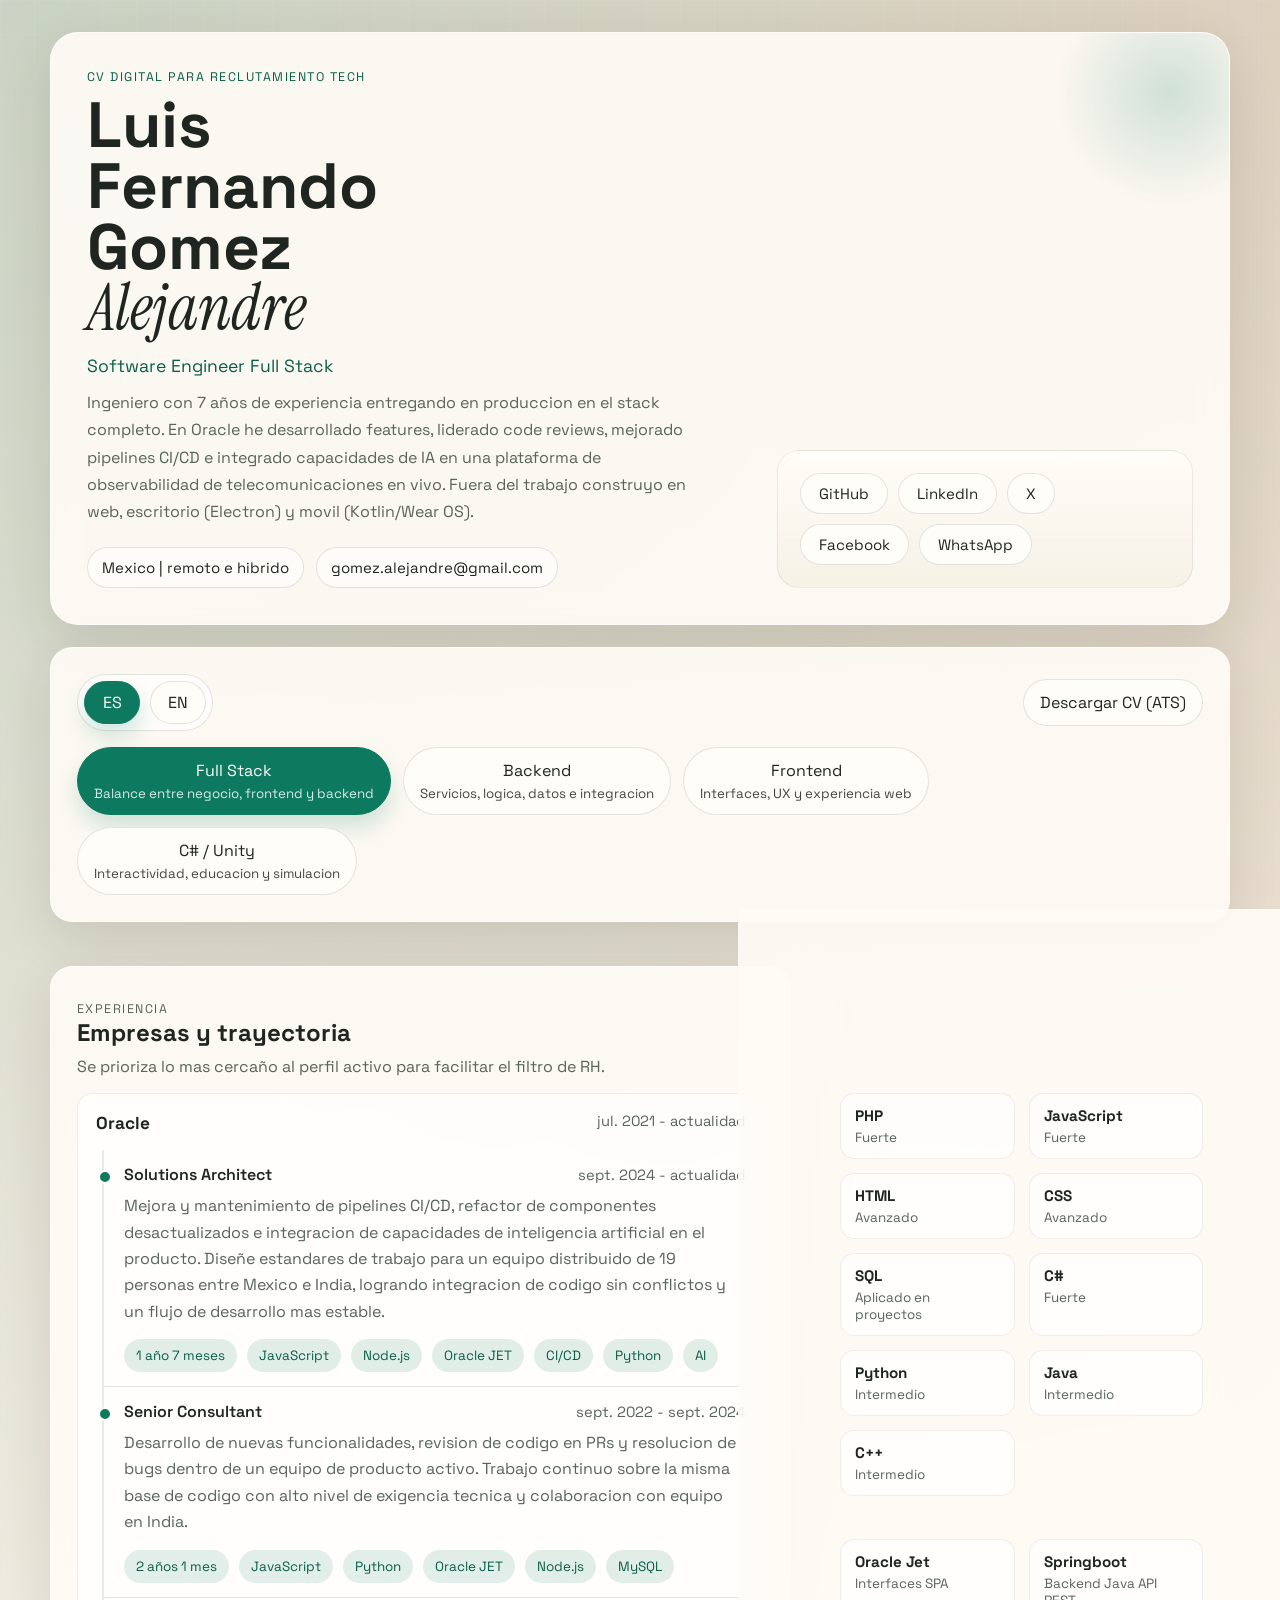
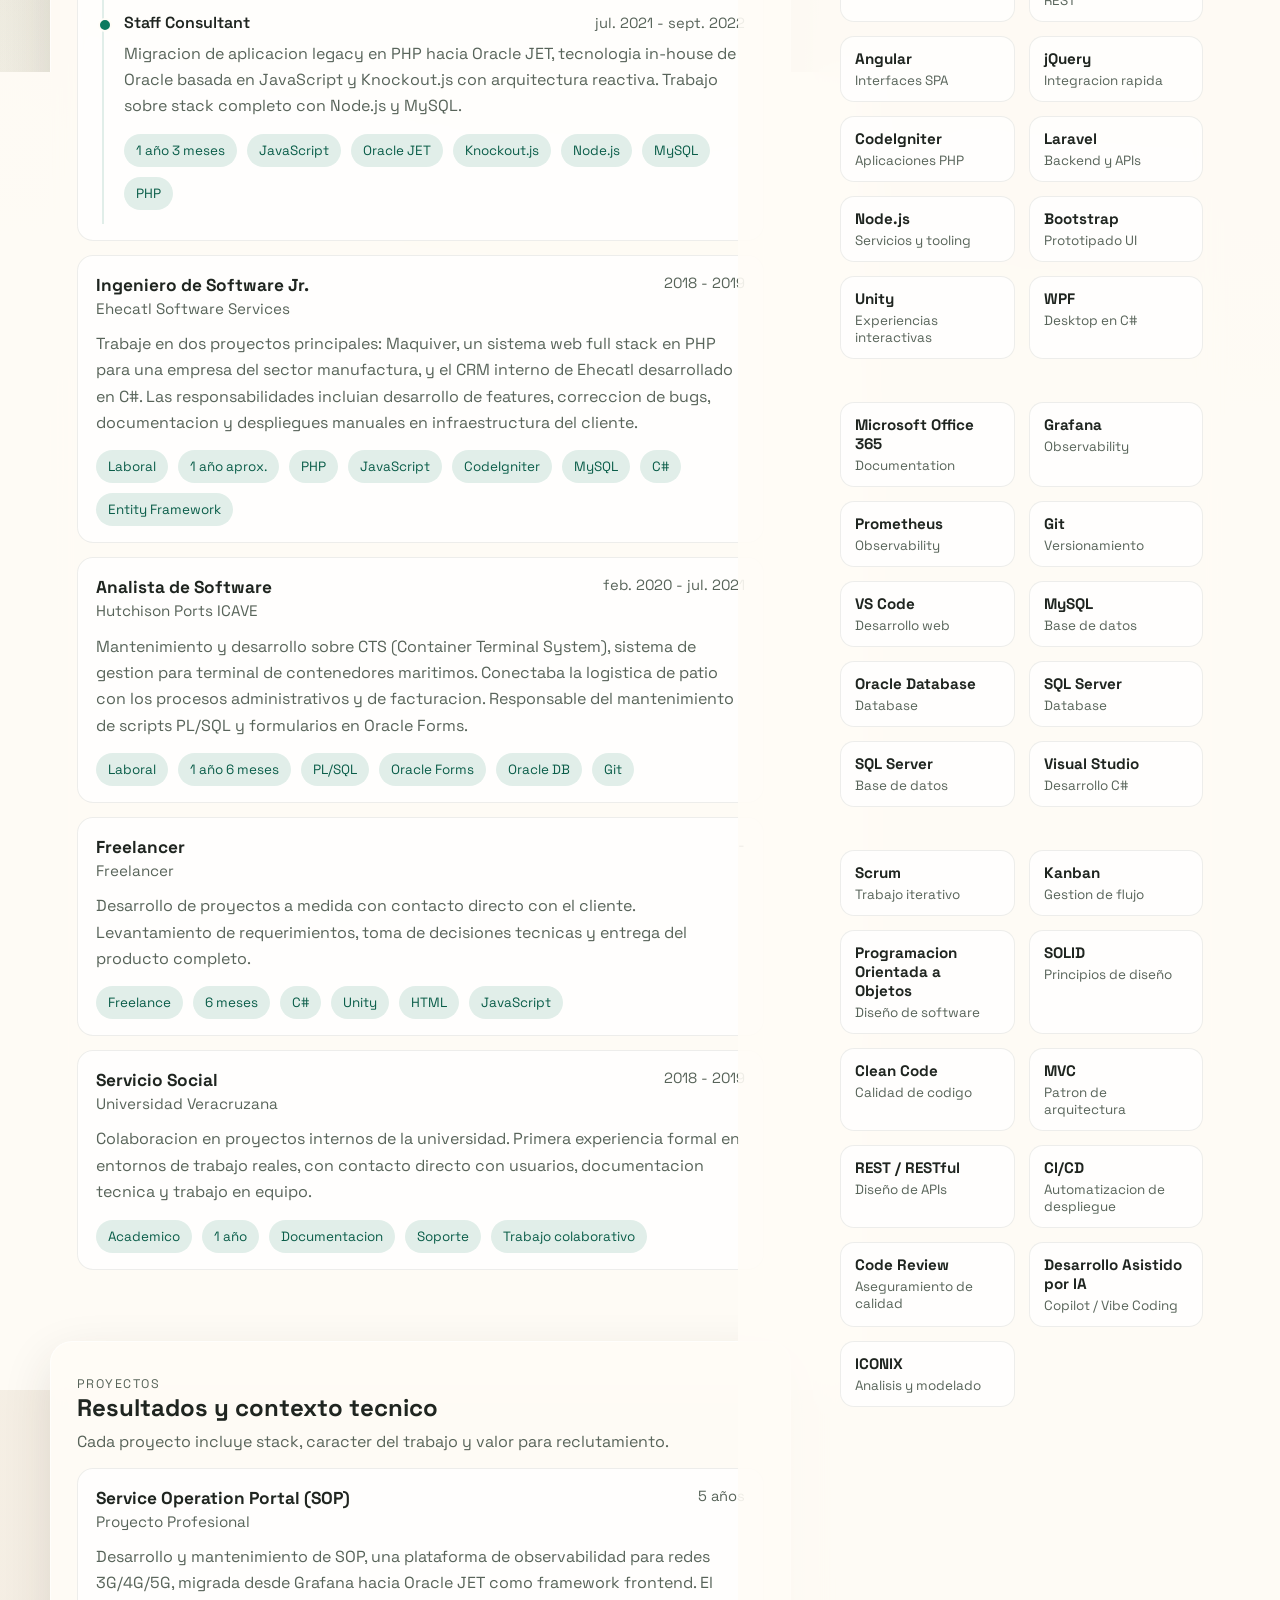
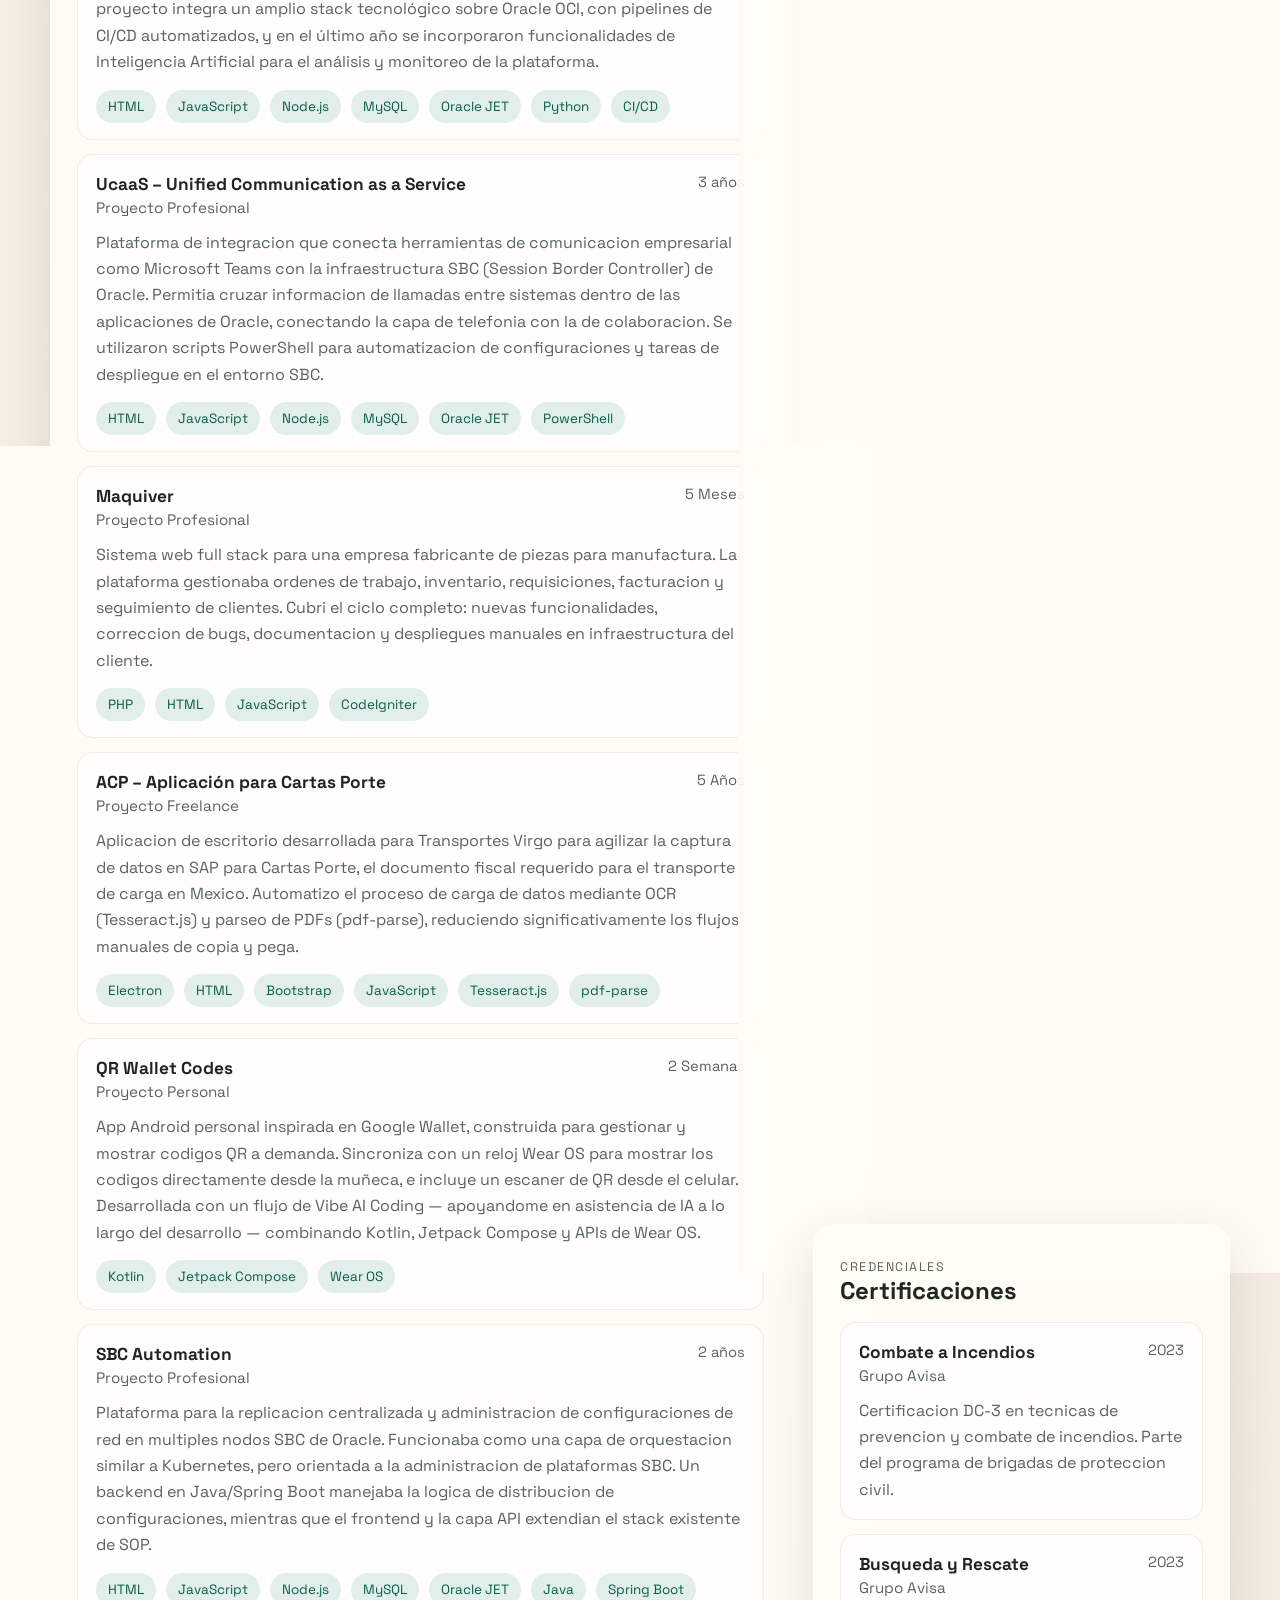
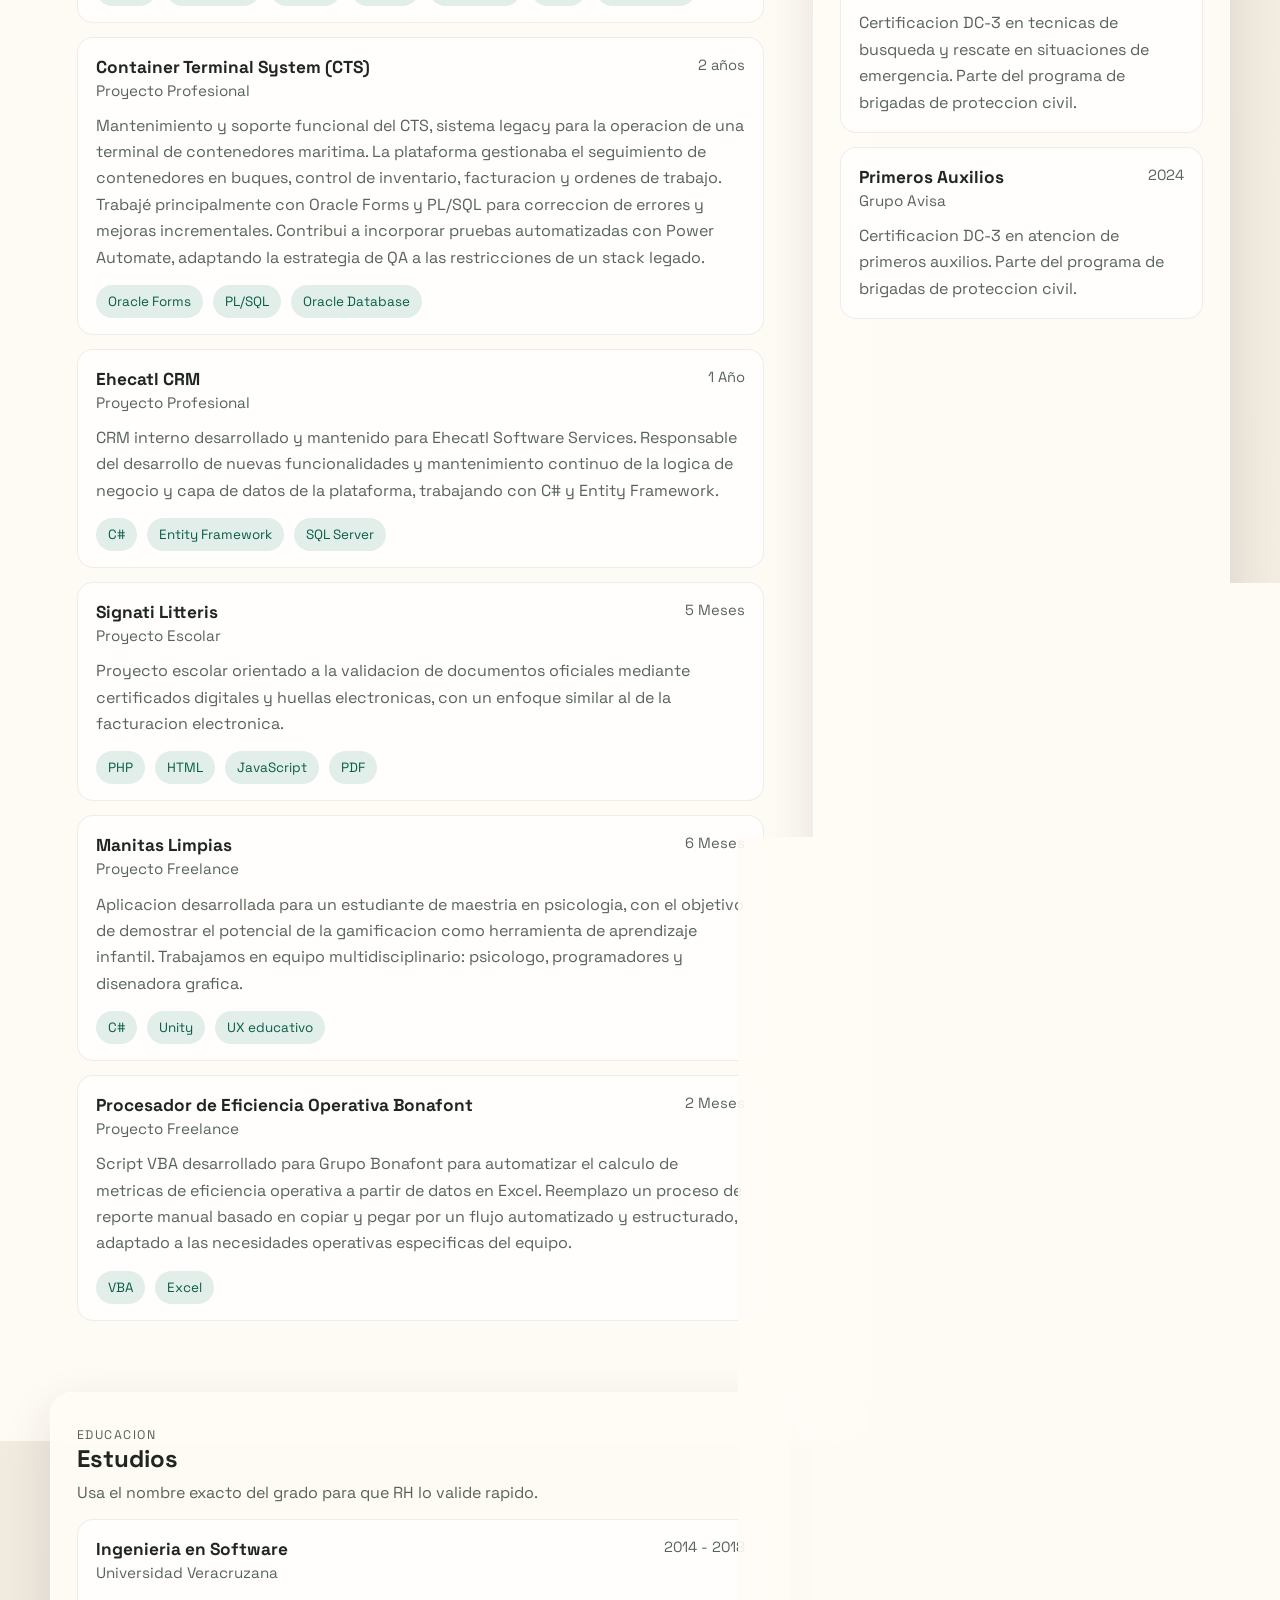
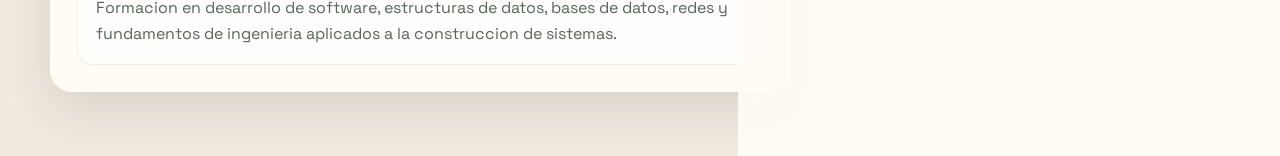
<file: index.html>
<!DOCTYPE html>
<html lang="es">
  <head>
    <meta charset="UTF-8">
    <meta name="viewport" content="width=device-width, initial-scale=1.0">
    <title>CV Digital | Luis Fernando Gomez Alejandre</title>
    <meta
      name="description"
      content="CV digital adaptable por perfil para roles tech. Experiencia, proyectos, estudios, certificaciones y stack cargados desde JSON en una web estatica."
    >
    <link rel="preconnect" href="https://fonts.googleapis.com">
    <link rel="preconnect" href="https://fonts.gstatic.com" crossorigin>
    <link
      href="https://fonts.googleapis.com/css2?family=Space+Grotesk:wght@400;500;700&family=Instrument+Serif:ital@0;1&display=swap"
      rel="stylesheet"
    >
    <link rel="stylesheet" href="app.css">
    <script defer src="app.js?v1"></script>
  </head>
  <body>
    <div class="page-shell">
      <main class="page">
        <section class="hero" id="hero"></section>
        <section class="panel" id="social-panel" hidden></section>
        <section class="panel" id="debug-panel" hidden>
          <div class="panel-header">
            <div>
              <p class="eyebrow">CV adaptable</p>
              <h2>Enfoca tu perfil segun la vacante</h2>
              <p class="panel-copy">
                El contenido se prioriza por experiencia relevante y el enlace se puede compartir con el perfil activo.
              </p>
            </div>
            <button class="ghost-button" id="share-profile-link" type="button">
              Copiar link del perfil
            </button>
          </div>
        </section>
        <section class="panel" id="profile-panel">
          <div class="toolbar-row">
            <div class="language-switcher" id="language-switcher"></div>
            <button class="ghost-button" id="ats-link" type="button">Descargar CV (ATS)</button>
          </div>
          <div class="profile-switcher" id="profile-switcher"></div>
        </section>

        <section class="grid">
          <div class="main-column">
            <section class="panel" id="experience-section" hidden></section>
            <section class="panel" id="projects-section" hidden></section>
            <section class="panel" id="education-section" hidden></section>
          </div>

          <aside class="side-column">
            <section class="panel" id="skills-section" hidden></section>
            <section class="panel" id="certifications-section" hidden></section>
            <section class="panel" id="courses-section" hidden></section>
          </aside>
        </section>
      </main>
    </div>
  </body>
</html>
</file>
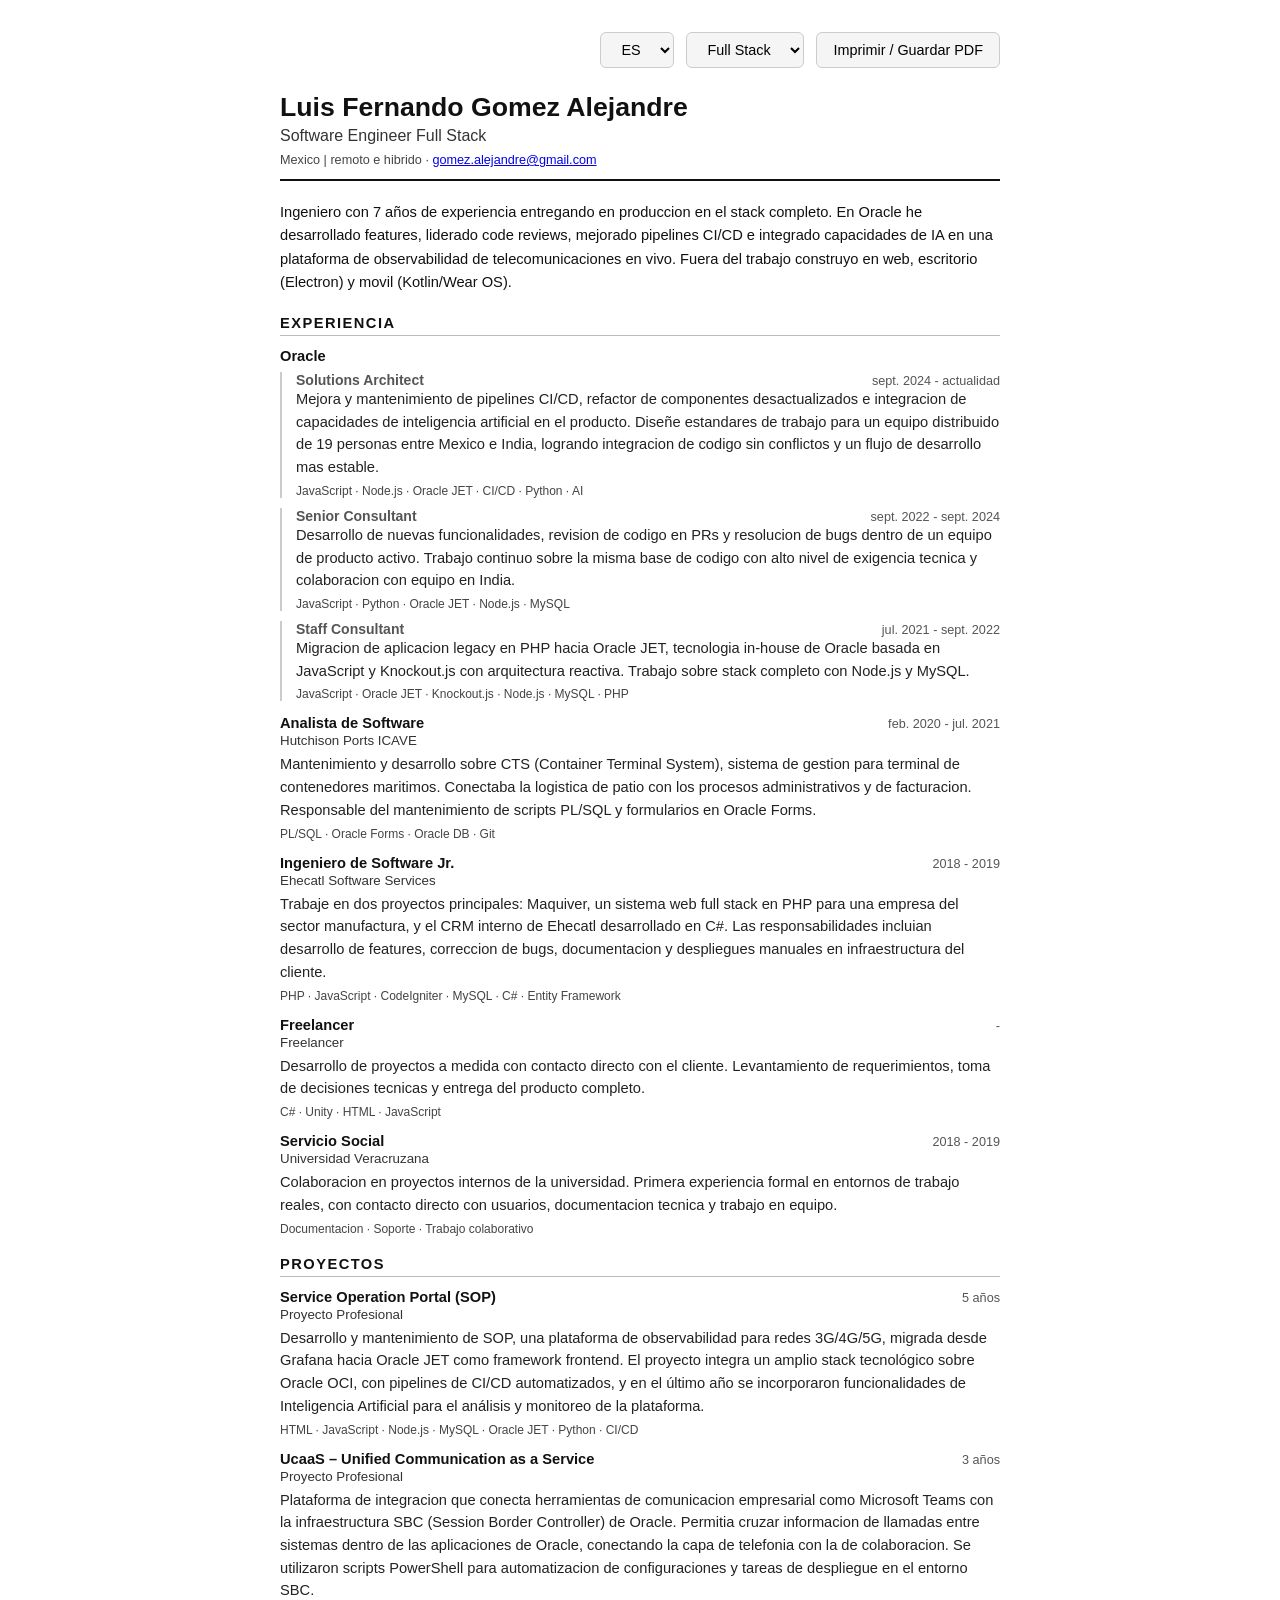
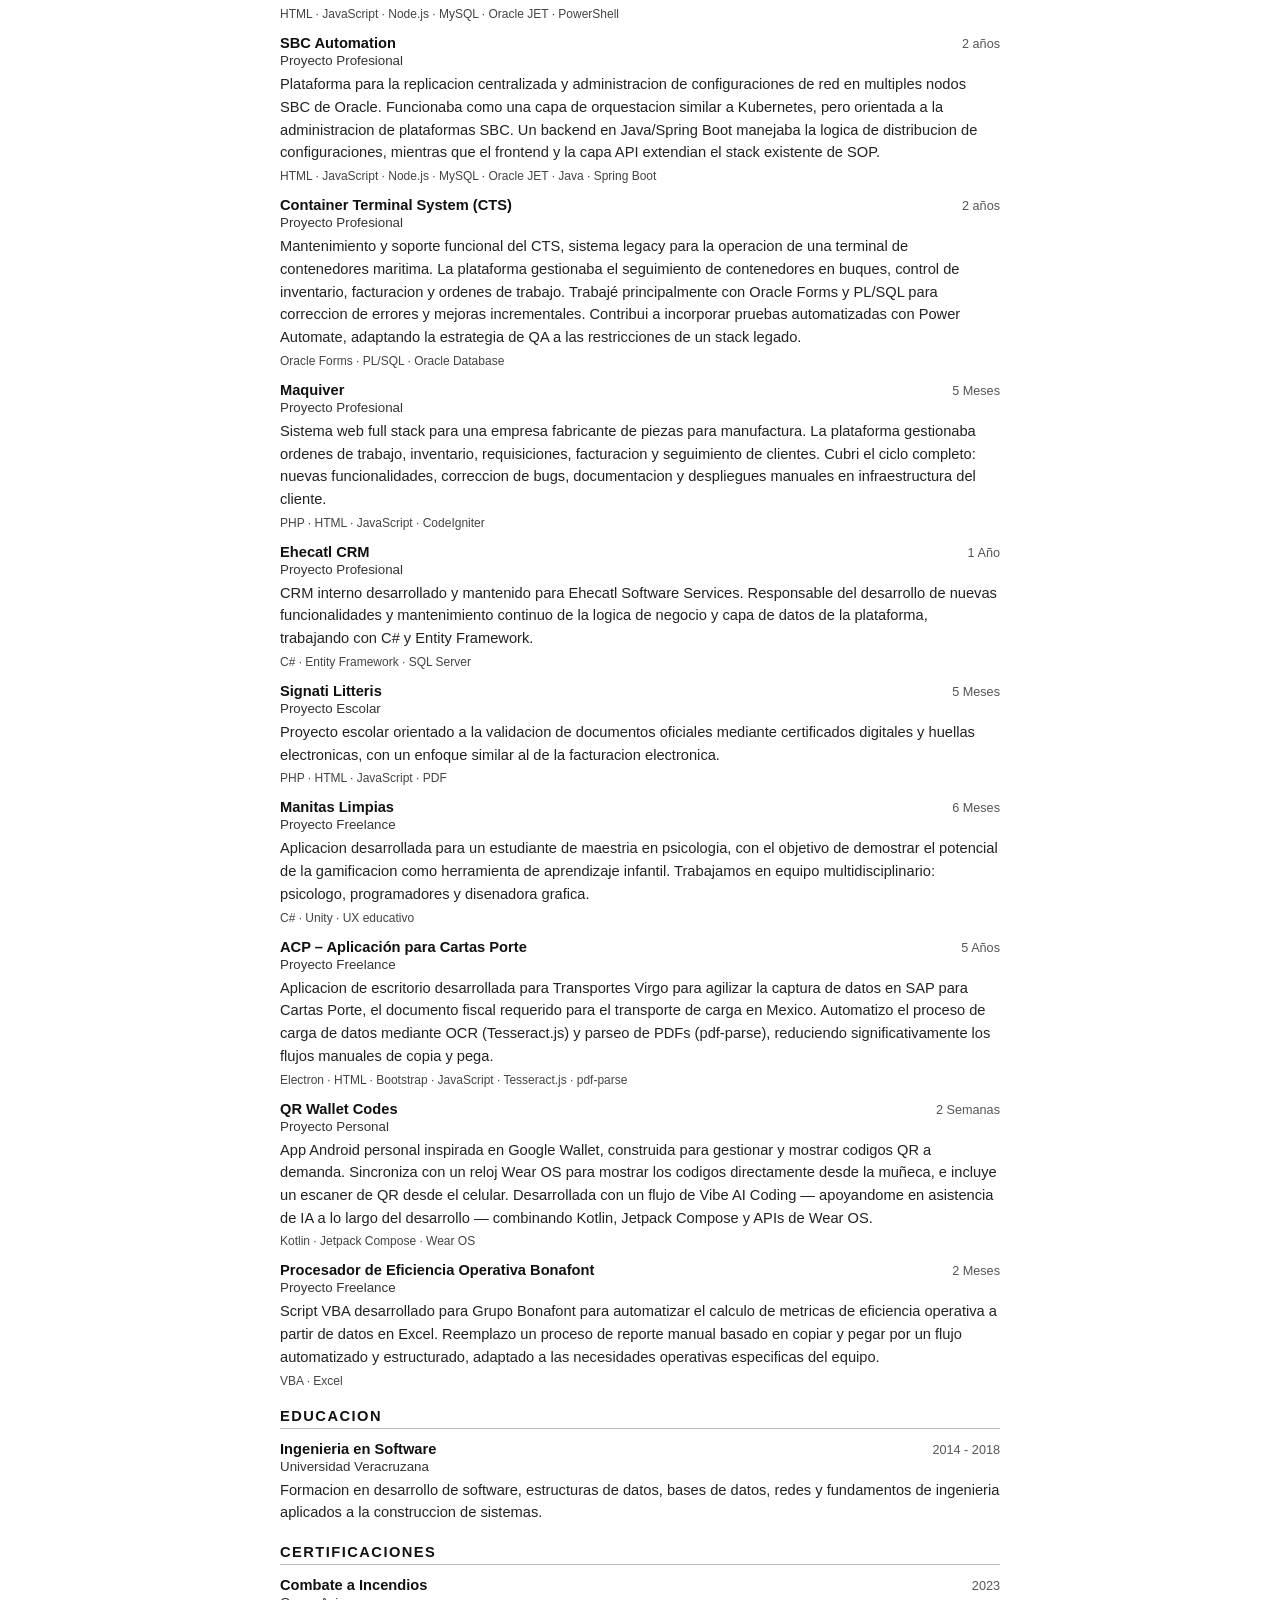
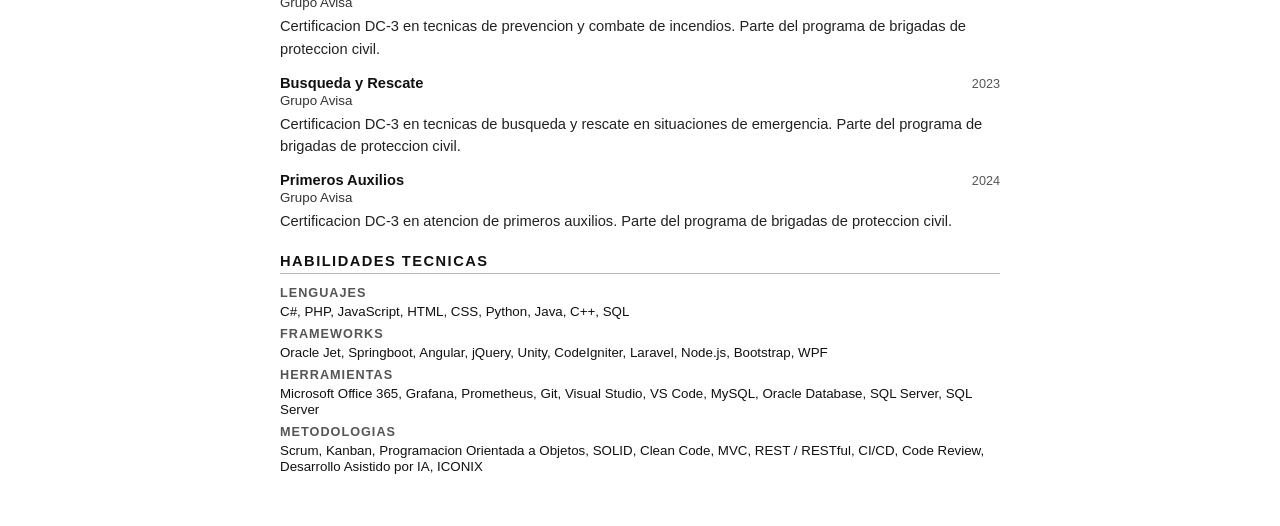
<file: ats.html>
<!DOCTYPE html>
<html lang="es">
  <head>
    <meta charset="UTF-8">
    <meta name="viewport" content="width=device-width, initial-scale=1.0">
    <title>CV | Luis Fernando Gomez Alejandre</title>
    <style>
      * { box-sizing: border-box; margin: 0; padding: 0; }

      body {
        font-family: Arial, Helvetica, sans-serif;
        font-size: 11pt;
        color: #111;
        background: #fff;
        padding: 32px 40px;
        max-width: 800px;
        margin: 0 auto;
      }

      /* ---- toolbar (se oculta al imprimir) ---- */
      .toolbar {
        display: flex;
        gap: 12px;
        justify-content: flex-end;
        margin-bottom: 24px;
      }

      .toolbar button, .toolbar select {
        font-family: inherit;
        font-size: 0.9rem;
        padding: 8px 16px;
        border: 1px solid #ccc;
        border-radius: 6px;
        background: #f5f5f5;
        cursor: pointer;
      }

      .toolbar button:hover { background: #e8e8e8; }

      /* ---- cabecera ---- */
      #ats-header { margin-bottom: 20px; border-bottom: 2px solid #111; padding-bottom: 12px; }
      #ats-header h1 { font-size: 20pt; }
      #ats-header .role { font-size: 12pt; color: #333; margin-top: 4px; }
      #ats-header .meta { margin-top: 8px; font-size: 9.5pt; color: #444; }
      #ats-header .meta span + span::before { content: " · "; }

      /* ---- resumen ---- */
      #ats-summary { margin-bottom: 20px; }
      #ats-summary p { line-height: 1.6; }

      /* ---- secciones ---- */
      .ats-section { margin-bottom: 20px; }
      .ats-section h2 {
        font-size: 11pt;
        text-transform: uppercase;
        letter-spacing: 0.1em;
        border-bottom: 1px solid #bbb;
        padding-bottom: 4px;
        margin-bottom: 12px;
      }

      /* ---- entradas ---- */
      .ats-entry { margin-bottom: 14px; }
      .ats-entry-header {
        display: flex;
        justify-content: space-between;
        align-items: baseline;
        gap: 8px;
      }
      .ats-entry-header strong { font-size: 11pt; }
      .ats-entry-header span { font-size: 9.5pt; color: #555; white-space: nowrap; }
      .ats-entry .subtitle { font-size: 10pt; color: #333; margin: 2px 0 5px; }
      .ats-entry p { line-height: 1.55; color: #222; }
      .ats-entry .stack { margin-top: 5px; font-size: 9pt; color: #444; }

      /* ---- grupo empresa (Oracle) ---- */
      .ats-group-company {
        font-size: 11pt;
        font-weight: bold;
        margin-bottom: 8px;
      }
      .ats-group-role { margin-bottom: 10px; padding-left: 14px; border-left: 2px solid #ccc; }
      .ats-group-role .role-name { font-weight: bold; font-size: 10.5pt; }

      /* ---- habilidades ---- */
      .skills-grid { display: grid; grid-template-columns: 1fr; gap: 8px; }
      .skill-group strong { display: block; font-size: 9.5pt; text-transform: uppercase; letter-spacing: 0.08em; color: #555; margin-bottom: 3px; }
      .skill-group span { font-size: 10pt; }

      /* ---- print ---- */
      @media print {
        body { padding: 0; font-size: 10.5pt; }
        .toolbar { display: none; }
        a { color: inherit; text-decoration: none; }
        .ats-section { page-break-inside: avoid; }
      }
    </style>
  </head>
  <body>
    <div class="toolbar" id="toolbar">
      <select id="lang-select">
        <option value="es">ES</option>
        <option value="en">EN</option>
      </select>
      <select id="profile-select"></select>
      <button onclick="window.print()">Imprimir / Guardar PDF</button>
    </div>

    <div id="ats-header"></div>
    <div id="ats-summary"></div>
    <div id="ats-content"></div>

    <script>
      const DATA_FILES = {
        profile: "perfil.json",
        audiences: "perfiles.json",
        experience: "empresas.json",
        projects: "proyectos.json",
        languages: "Lenguajes.json",
        frameworks: "frameworks.json",
        tools: "herramientas.json",
        methods: "metodologias.json",
        education: "estudios.json",
        certifications: "certificaciones.json",
        courses: "cursos.json"
      };

      const state = { language: "es", audience: null, data: null };

      document.addEventListener("DOMContentLoaded", init);

      async function init() {
        state.language = new URLSearchParams(location.search).get("lang") || "es";
        const audienceParam = new URLSearchParams(location.search).get("perfil");

        const entries = await Promise.all(
          Object.entries(DATA_FILES).map(async ([key, file]) => {
            const res = await fetch(`data/${state.language}/${file}`);
            return [key, await res.json()];
          })
        );
        state.data = Object.fromEntries(entries);
        state.audience = audienceParam || state.data.profile.defaultAudience;

        setupToolbar();
        render();
      }

      function setupToolbar() {
        const langSelect = document.getElementById("lang-select");
        langSelect.value = state.language;
        langSelect.addEventListener("change", async () => {
          state.language = langSelect.value;
          const url = new URL(location.href);
          url.searchParams.set("lang", state.language);
          url.searchParams.set("perfil", state.audience);
          history.replaceState({}, "", url);
          const entries = await Promise.all(
            Object.entries(DATA_FILES).map(async ([key, file]) => {
              const res = await fetch(`data/${state.language}/${file}`);
              return [key, await res.json()];
            })
          );
          state.data = Object.fromEntries(entries);
          setupProfileSelect();
          render();
        });

        setupProfileSelect();
      }

      function setupProfileSelect() {
        const profileSelect = document.getElementById("profile-select");
        profileSelect.innerHTML = state.data.audiences
          .map(a => `<option value="${a.id}" ${a.id === state.audience ? "selected" : ""}>${a.label}</option>`)
          .join("");
        profileSelect.addEventListener("change", () => {
          state.audience = profileSelect.value;
          const url = new URL(location.href);
          url.searchParams.set("perfil", state.audience);
          history.replaceState({}, "", url);
          render();
        });
      }

      function render() {
        const p = state.data.profile;
        const headline = p.headlines[state.audience] || p.headlines[p.defaultAudience];
        const summary = p.summaries[state.audience] || p.summaries[p.defaultAudience];

        document.getElementById("ats-header").innerHTML = `
          <h1>${p.name} ${p.lastNameAccent}</h1>
          <div class="role">${headline}</div>
          <div class="meta">
            <span>${p.location}</span>
            <span><a href="mailto:${p.email}">${p.email}</a></span>
            ${p.github ? `<span>${p.github}</span>` : ""}
            ${p.linkedin ? `<span>${p.linkedin}</span>` : ""}
          </div>
        `;

        document.getElementById("ats-summary").innerHTML = `<p>${summary}</p>`;

        const experience = sortByAudience(state.data.experience);
        const groups = groupByCompany(experience);

        const education = sortByAudience(state.data.education);
        const certifications = sortByAudience(state.data.certifications);
        const projects = sortByAudience(state.data.projects);

        const allSkills = [
          ...state.data.languages,
          ...state.data.frameworks,
          ...state.data.tools,
          ...state.data.methods
        ];

        document.getElementById("ats-content").innerHTML = `
          ${section(state.language === "es" ? "Experiencia" : "Experience", groups.map(({ company, roles }) =>
            roles.length === 1 ? entryHtml(roles[0]) : groupHtml(company, roles)
          ).join(""))}

          ${projects.length ? section(state.language === "es" ? "Proyectos" : "Projects", projects.map(projectHtml).join("")) : ""}

          ${education.length ? section(state.language === "es" ? "Educacion" : "Education", education.map(educationHtml).join("")) : ""}

          ${certifications.length ? section(state.language === "es" ? "Certificaciones" : "Certifications", certifications.map(certHtml).join("")) : ""}

          ${skillsSection(state.data)}
        `;
      }

      function section(title, content) {
        return `<div class="ats-section"><h2>${title}</h2>${content}</div>`;
      }

      function entryHtml(item) {
        return `
          <div class="ats-entry">
            <div class="ats-entry-header">
              <strong>${item.role || item.name || item.program}</strong>
              <span>${item.start} - ${item.end}</span>
            </div>
            <div class="subtitle">${item.company || item.institution || item.character || ""}</div>
            <p>${item.summary || item.description || ""}</p>
            ${item.stack ? `<div class="stack">${item.stack.join(" · ")}</div>` : ""}
          </div>
        `;
      }

      function groupHtml(company, roles) {
        return `
          <div class="ats-entry">
            <div class="ats-group-company">${company}</div>
            ${roles.map(role => `
              <div class="ats-group-role">
                <div class="ats-entry-header">
                  <span class="role-name">${role.role}</span>
                  <span>${role.start} - ${role.end}</span>
                </div>
                <p>${role.summary}</p>
                <div class="stack">${role.stack.join(" · ")}</div>
              </div>
            `).join("")}
          </div>
        `;
      }

      function projectHtml(item) {
        return `
          <div class="ats-entry">
            <div class="ats-entry-header">
              <strong>${item.name}</strong>
              <span>${item.timeline}</span>
            </div>
            <div class="subtitle">${item.character}</div>
            <p>${item.description}</p>
            ${item.stack ? `<div class="stack">${item.stack.join(" · ")}</div>` : ""}
          </div>
        `;
      }

      function educationHtml(item) {
        return `
          <div class="ats-entry">
            <div class="ats-entry-header">
              <strong>${item.program}</strong>
              <span>${item.start} - ${item.end}</span>
            </div>
            <div class="subtitle">${item.institution}</div>
            <p>${item.description}</p>
          </div>
        `;
      }

      function certHtml(item) {
        return `
          <div class="ats-entry">
            <div class="ats-entry-header">
              <strong>${item.name}</strong>
              <span>${item.year}</span>
            </div>
            <div class="subtitle">${item.issuer}</div>
            <p>${item.description}</p>
          </div>
        `;
      }

      function skillsSection(data) {
        const groups = [
          { label: state.language === "es" ? "Lenguajes" : "Languages", items: data.languages, field: "name" },
          { label: "Frameworks", items: data.frameworks, field: "name" },
          { label: state.language === "es" ? "Herramientas" : "Tools", items: data.tools, field: "name" },
          { label: state.language === "es" ? "Metodologias" : "Methodologies", items: data.methods, field: "name" }
        ].filter(g => g.items.length);

        if (!groups.length) return "";

        return section(
          state.language === "es" ? "Habilidades tecnicas" : "Technical skills",
          `<div class="skills-grid">
            ${groups.map(g => `
              <div class="skill-group">
                <strong>${g.label}</strong>
                <span>${g.items.map(i => i[g.field]).join(", ")}</span>
              </div>
            `).join("")}
          </div>`
        );
      }

      function sortByAudience(items) {
        return [...items].sort((a, b) => score(b) - score(a));
      }

      function score(item) {
        if (!item.audiences) return 0;
        if (item.audiences.includes(state.audience)) return 3;
        if (item.audiences.includes("shared")) return 1;
        return 0;
      }

      function groupByCompany(items) {
        const order = [];
        const map = {};
        items.forEach(item => {
          if (!map[item.company]) { map[item.company] = []; order.push(item.company); }
          map[item.company].push(item);
        });
        return order.map(company => ({ company, roles: map[company] }));
      }
    </script>
  </body>
</html>
</file>
<file: app.css>
:root {
  --bg: #f3efe6;
  --bg-soft: rgba(255, 255, 255, 0.72);
  --surface: rgba(255, 252, 247, 0.9);
  --surface-strong: #fffdf8;
  --text: #1f2520;
  --muted: #58645a;
  --line: rgba(31, 37, 32, 0.12);
  --accent: #0d7a5f;
  --accent-soft: rgba(13, 122, 95, 0.12);
  --accent-strong: #0a5d49;
  --shadow: 0 18px 50px rgba(50, 44, 34, 0.12);
  --radius-xl: 28px;
  --radius-lg: 22px;
  --radius-md: 16px;
}

* {
  box-sizing: border-box;
}

html {
  scroll-behavior: smooth;
}

body {
  margin: 0;
  font-family: "Space Grotesk", sans-serif;
  color: var(--text);
  background:
    radial-gradient(circle at top left, rgba(13, 122, 95, 0.18), transparent 30%),
    radial-gradient(circle at top right, rgba(180, 87, 39, 0.18), transparent 32%),
    linear-gradient(180deg, #f8f2e8 0%, #f1eadf 100%);
  min-height: 100vh;
}

body::before {
  content: "";
  position: fixed;
  inset: 0;
  background-image:
    linear-gradient(rgba(255, 255, 255, 0.14) 1px, transparent 1px),
    linear-gradient(90deg, rgba(255, 255, 255, 0.14) 1px, transparent 1px);
  background-size: 34px 34px;
  mask-image: linear-gradient(180deg, rgba(0, 0, 0, 0.35), transparent 85%);
  pointer-events: none;
}

.page-shell {
  padding: 32px 18px 64px;
}

.page {
  max-width: 1180px;
  margin: 0 auto;
  position: relative;
  z-index: 1;
}

.hero,
.panel {
  background: var(--surface);
  border: 1px solid rgba(255, 255, 255, 0.55);
  box-shadow: var(--shadow);
  backdrop-filter: blur(14px);
}

.hero {
  border-radius: var(--radius-xl);
  padding: 36px;
  overflow: hidden;
  position: relative;
}

.hero::after {
  content: "";
  position: absolute;
  width: 240px;
  height: 240px;
  right: -60px;
  top: -60px;
  border-radius: 50%;
  background: radial-gradient(circle, rgba(13, 122, 95, 0.18), transparent 68%);
}

.hero-layout {
  display: grid;
  grid-template-columns: 1.6fr 1fr;
  gap: 24px;
  position: relative;
  z-index: 1;
}

.eyebrow {
  margin: 0 0 10px;
  text-transform: uppercase;
  letter-spacing: 0.12em;
  font-size: 0.78rem;
  color: var(--accent-strong);
}

.hero h1,
.panel h2,
.panel h3 {
  margin: 0;
}

.hero h1 {
  font-size: clamp(2.2rem, 5vw, 4.4rem);
  line-height: 0.95;
  max-width: 10ch;
}

.hero-title {
  display: inline-block;
  font-family: "Instrument Serif", serif;
  font-style: italic;
  font-weight: 400;
}

.hero-role {
  margin: 16px 0 12px;
  font-size: 1.1rem;
  color: var(--accent-strong);
}

.hero-summary {
  max-width: 62ch;
  margin: 0;
  color: var(--muted);
  line-height: 1.7;
}

.hero-meta {
  display: flex;
  flex-wrap: wrap;
  gap: 12px;
  margin-top: 22px;
}

.pill,
.profile-pill {
  display: inline-flex;
  align-items: center;
  gap: 8px;
  padding: 10px 14px;
  border-radius: 999px;
  border: 1px solid var(--line);
  background: rgba(255, 255, 255, 0.55);
  color: var(--text);
  font-size: 0.94rem;
}

.pill a {
  color: inherit;
  text-decoration: none;
}

.hero-card {
  background: linear-gradient(180deg, rgba(255, 253, 248, 0.98), rgba(246, 240, 228, 0.9));
  border-radius: var(--radius-lg);
  border: 1px solid rgba(31, 37, 32, 0.08);
  padding: 22px;
  align-self: end;
}

.hero-card h2 {
  font-size: 1rem;
  margin-bottom: 14px;
}

.compact-list {
  margin: 0;
  padding: 0;
  list-style: none;
  display: grid;
  gap: 12px;
}

.compact-list li {
  display: flex;
  gap: 10px;
  color: var(--muted);
  line-height: 1.5;
}

.compact-list li::before {
  content: "";
  width: 8px;
  height: 8px;
  border-radius: 50%;
  background: var(--accent);
  margin-top: 0.55em;
  flex: 0 0 auto;
}

.grid {
  display: grid;
  grid-template-columns: minmax(0, 1.6fr) minmax(300px, 0.9fr);
  gap: 22px;
  margin-top: 22px;
}

.main-column,
.side-column {
  display: grid;
  gap: 22px;
}

.panel {
  border-radius: var(--radius-lg);
  padding: 26px;
  margin-top: 22px;
}

.panel-header {
  display: flex;
  justify-content: space-between;
  gap: 16px;
  align-items: flex-start;
  margin-bottom: 18px;
}

.panel-copy {
  margin: 10px 0 0;
  max-width: 62ch;
  color: var(--muted);
  line-height: 1.65;
}

.ghost-button,
.profile-button {
  border: 1px solid var(--line);
  background: var(--surface-strong);
  color: var(--text);
  border-radius: 999px;
  padding: 12px 16px;
  font: inherit;
  cursor: pointer;
  transition:
    transform 180ms ease,
    border-color 180ms ease,
    background 180ms ease,
    color 180ms ease,
    box-shadow 180ms ease;
}

.ghost-button:hover,
.profile-button:hover,
.ghost-button:focus-visible,
.profile-button:focus-visible {
  transform: translateY(-1px);
  border-color: rgba(13, 122, 95, 0.35);
  outline: none;
}

.ghost-button.active {
  background: var(--accent);
  color: #fff;
  border-color: var(--accent);
  box-shadow: 0 12px 22px rgba(13, 122, 95, 0.18);
}

.profile-switcher {
  display: flex;
  flex-wrap: wrap;
  gap: 12px;
}

.toolbar-row {
  display: flex;
  justify-content: space-between;
  align-items: center;
  margin-bottom: 16px;
}

.language-switcher {
  display: inline-flex;
  gap: 10px;
  padding: 6px;
  border-radius: 999px;
  background: rgba(255, 255, 255, 0.65);
  border: 1px solid var(--line);
}

.language-button {
  min-width: 56px;
  padding: 10px 14px;
}

.profile-button.active {
  background: var(--accent);
  color: #fff;
  border-color: var(--accent);
  box-shadow: 0 12px 22px rgba(13, 122, 95, 0.18);
}

.profile-button small {
  display: block;
  margin-top: 4px;
  color: inherit;
  opacity: 0.84;
}

.section-title {
  display: flex;
  justify-content: space-between;
  align-items: baseline;
  gap: 12px;
  margin-bottom: 16px;
}

.section-title p {
  margin: 8px 0 0;
  color: var(--muted);
}

.timeline,
.stack-groups,
.badge-list {
  display: grid;
  gap: 14px;
}

.entry {
  padding: 18px 18px 16px;
  border-radius: var(--radius-md);
  background: rgba(255, 255, 255, 0.72);
  border: 1px solid rgba(31, 37, 32, 0.08);
}

.entry-header {
  display: flex;
  justify-content: space-between;
  gap: 16px;
  align-items: flex-start;
  margin-bottom: 10px;
}

.entry h3 {
  font-size: 1.08rem;
}

.entry-subtitle {
  margin: 5px 0 0;
  color: var(--accent-strong);
  font-size: 0.95rem;
}

.entry-date {
  color: var(--muted);
  white-space: nowrap;
  font-size: 0.92rem;
}

.entry p {
  margin: 0;
  color: var(--muted);
  line-height: 1.65;
}

.tag-row {
  display: flex;
  flex-wrap: wrap;
  gap: 10px;
  margin-top: 14px;
}

.tag {
  display: inline-flex;
  padding: 8px 12px;
  border-radius: 999px;
  background: var(--accent-soft);
  color: var(--accent-strong);
  font-size: 0.84rem;
}

.stack-group {
  display: grid;
  gap: 10px;
}

.stack-group h3 {
  font-size: 0.95rem;
  text-transform: uppercase;
  letter-spacing: 0.08em;
  color: var(--muted);
}

.badge-list {
  grid-template-columns: repeat(auto-fit, minmax(120px, 1fr));
}

.badge {
  padding: 12px 14px;
  border-radius: 14px;
  background: rgba(255, 255, 255, 0.72);
  border: 1px solid rgba(31, 37, 32, 0.08);
}

.badge strong {
  display: block;
  font-size: 0.95rem;
}

.badge span {
  display: block;
  margin-top: 4px;
  color: var(--muted);
  font-size: 0.84rem;
}

.entry-group > .entry-header {
  margin-bottom: 16px;
}

.entry-roles {
  display: grid;
  gap: 0;
  border-left: 2px solid var(--accent-soft);
  margin-left: 6px;
}

.entry-role {
  padding: 14px 0 14px 20px;
  position: relative;
}

.entry-role + .entry-role {
  border-top: 1px solid var(--line);
}

.entry-role::before {
  content: "";
  position: absolute;
  left: -6px;
  top: 20px;
  width: 10px;
  height: 10px;
  border-radius: 50%;
  background: var(--accent);
  border: 2px solid var(--surface-strong);
}

.entry-role-header {
  display: flex;
  justify-content: space-between;
  align-items: baseline;
  gap: 12px;
  margin-bottom: 8px;
}

.entry-role-title {
  font-weight: 600;
  font-size: 1rem;
}

.social-bar {
  display: flex;
  flex-wrap: wrap;
  gap: 10px;
}

.social-link {
  display: inline-flex;
  align-items: center;
  padding: 10px 18px;
  border-radius: 999px;
  border: 1px solid var(--line);
  background: var(--surface-strong);
  color: var(--text);
  font-size: 0.94rem;
  font-family: inherit;
  text-decoration: none;
  transition:
    transform 180ms ease,
    border-color 180ms ease,
    background 180ms ease;
}

.social-link:hover {
  transform: translateY(-1px);
  border-color: rgba(13, 122, 95, 0.35);
  background: var(--accent-soft);
  color: var(--accent-strong);
}

.empty-state {
  padding: 18px;
  border-radius: var(--radius-md);
  background: rgba(255, 255, 255, 0.58);
  border: 1px dashed rgba(31, 37, 32, 0.18);
  color: var(--muted);
  line-height: 1.6;
}

.reveal {
  animation: rise 480ms ease both;
}

@keyframes rise {
  from {
    opacity: 0;
    transform: translateY(10px);
  }

  to {
    opacity: 1;
    transform: translateY(0);
  }
}

@media (max-width: 920px) {
  .hero-layout,
  .grid {
    grid-template-columns: 1fr;
  }

  .panel-header,
  .entry-header {
    flex-direction: column;
  }

  .entry-date {
    white-space: normal;
  }
}

@media (max-width: 640px) {
  .page-shell {
    padding-inline: 14px;
  }

  .hero,
  .panel {
    padding: 22px;
  }

  .hero h1 {
    max-width: none;
  }

  .badge-list {
    grid-template-columns: 1fr 1fr;
  }
}
</file>
